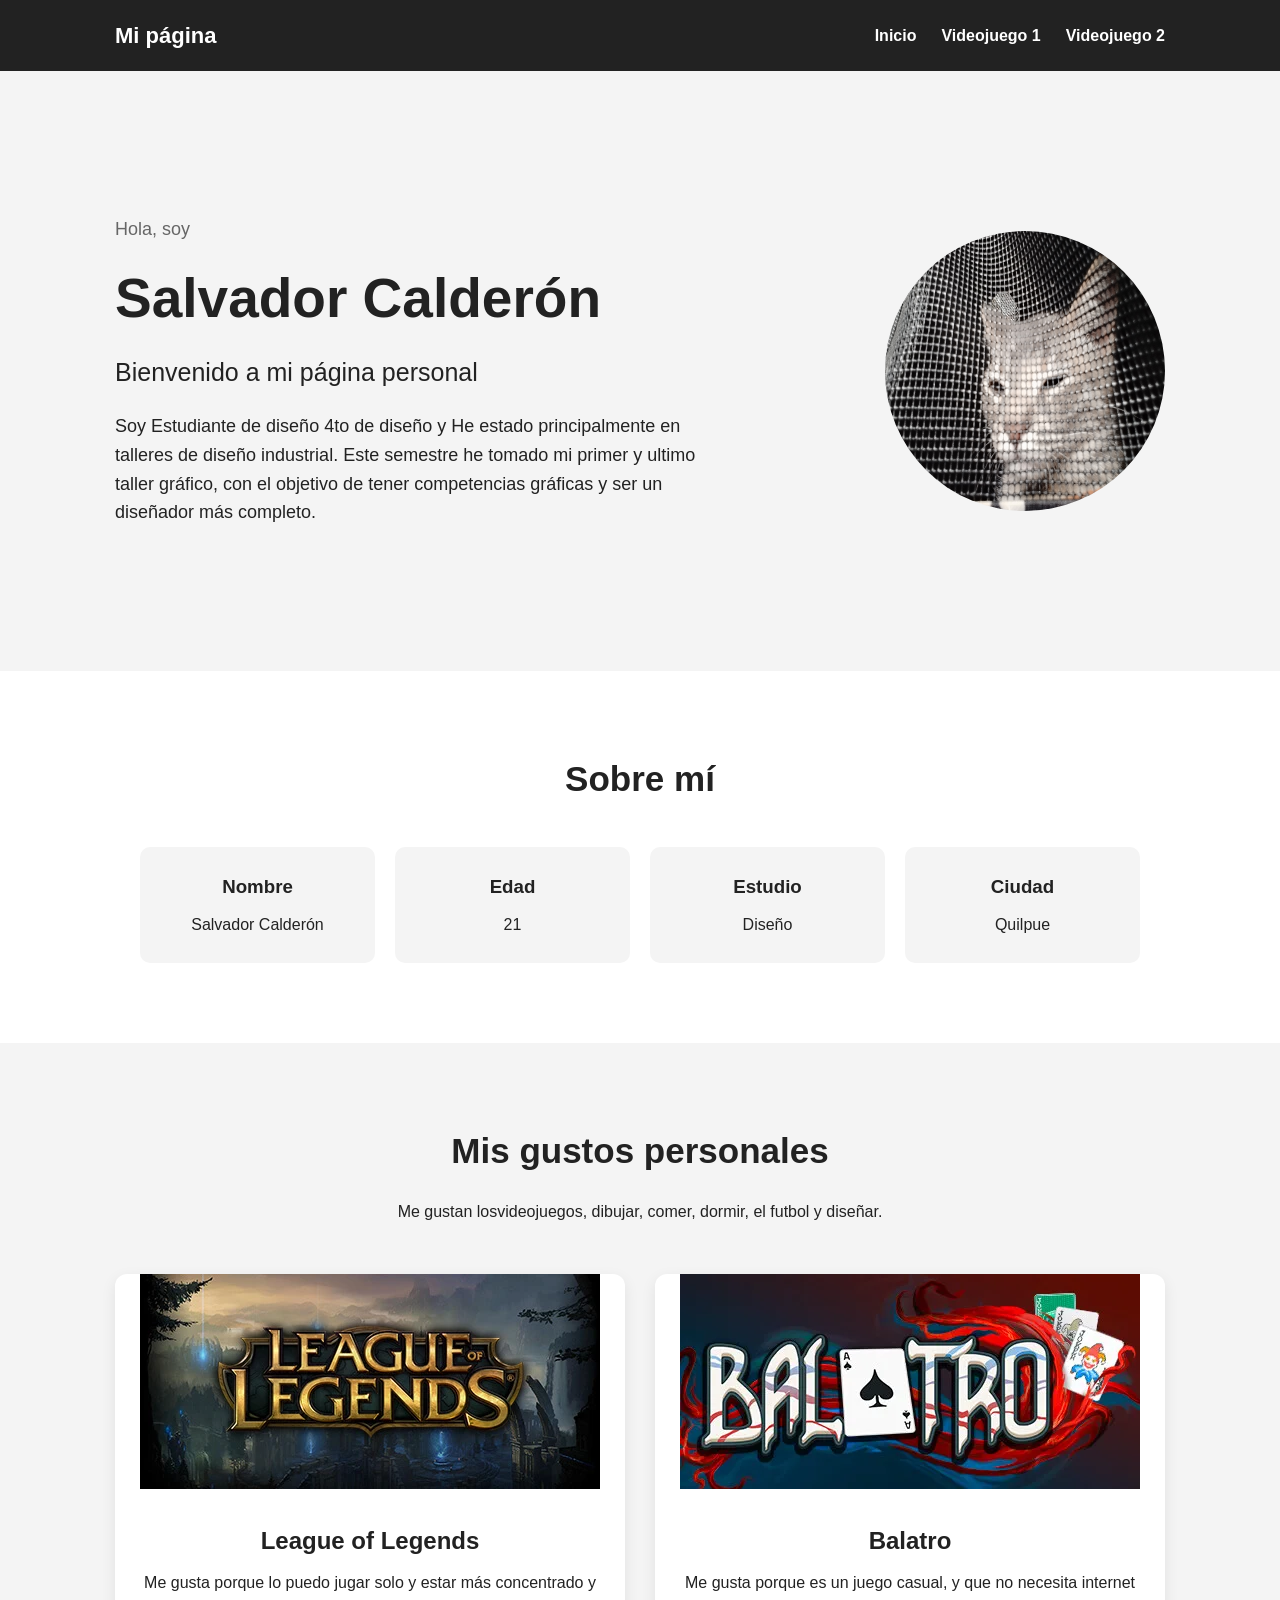
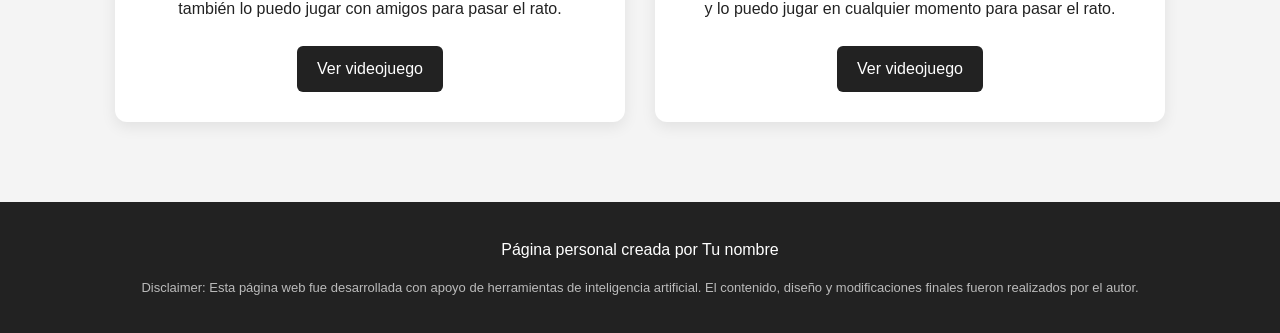
<file: index.html>
<!DOCTYPE html>
<html lang="es">

<head>
    <meta charset="UTF-8">
    <meta name="viewport" content="width=device-width, initial-scale=1.0">
    <title>Mi página personal</title>

    <link rel="stylesheet" href="estilos.css">
</head>

<body>

    <!-- MENÚ DE NAVEGACIÓN -->
    <header>
        <nav>
            <h2>Mi página</h2>

            <ul>
                <li><a href="index.html">Inicio</a></li>
                <li><a href="videojuego1.html">Videojuego 1</a></li>
                <li><a href="videojuego2.html">Videojuego 2</a></li>
            </ul>
        </nav>
    </header>


    <!-- PRESENTACIÓN -->
    <main>

        <section class="presentacion">

            <div class="texto-presentacion">

                <p class="saludo">Hola, soy</p>

                <h1>Salvador Calderón</h1>

                <h2>Bienvenido a mi página personal</h2>

                <p>
                    Soy Estudiante de diseño 4to de diseño y He estado principalmente en talleres de diseño industrial. Este semestre he tomado mi primer y ultimo taller gráfico, con el objetivo de tener competencias gráficas y ser un diseñador más completo.
                </p>

            </div>

              <div class="foto">

    <img src="img/foto1.jpg" alt="Fotografía personal">

              </div>
        </section>


        <!-- DATOS PERSONALES -->
        <section class="sobre-mi">

            <h2>Sobre mí</h2>

            <div class="datos">

                <div class="dato">
                    <h3>Nombre</h3>
                    <p>Salvador Calderón</p>
                </div>

                <div class="dato">
                    <h3>Edad</h3>
                    <p>21</p>
                </div>

                <div class="dato">
                    <h3>Estudio</h3>
                    <p>Diseño</p>
                </div>

                <div class="dato">
                    <h3>Ciudad</h3>
                    <p>Quilpue</p>
                </div>

            </div>

        </section>


        <!-- GUSTOS PERSONALES -->
        <section class="gustos">

            <h2>Mis gustos personales</h2>

            <p>
                Me gustan losvideojuegos, dibujar, comer, dormir, el futbol y diseñar.
            </p>


            <div class="videojuegos">

                <article class="tarjeta">

                    <img src="img/foto2.webp" alt="Imagen del videojuego 1">

                    <h3>League of Legends</h3>

                    <p>
                        Me gusta porque lo puedo jugar solo y estar más concentrado y también lo puedo jugar con amigos para pasar el rato.
                    </p>

                    <a href="videojuego1.html" class="boton">
                        Ver videojuego
                    </a>

                </article>


                <article class="tarjeta">

                    <img src="img/foto3.avif" alt="Imagen del videojuego 2">

                    <h3>Balatro</h3>

                    <p>
                        Me gusta porque es un juego casual, y que no necesita internet y lo puedo jugar en cualquier momento para pasar el rato.
                    </p>

                    <a href="videojuego2.html" class="boton">
                        Ver videojuego
                    </a>

                </article>

            </div>

        </section>

    </main>


    <!-- PIE DE PÁGINA -->
    <footer>

        <p>
            Página personal creada por Tu nombre
        </p>

        <p class="disclaimer">
            Disclaimer: Esta página web fue desarrollada con apoyo de
            herramientas de inteligencia artificial. El contenido, diseño
            y modificaciones finales fueron realizados por el autor.
        </p>

    </footer>

</body>

</html>
</file>
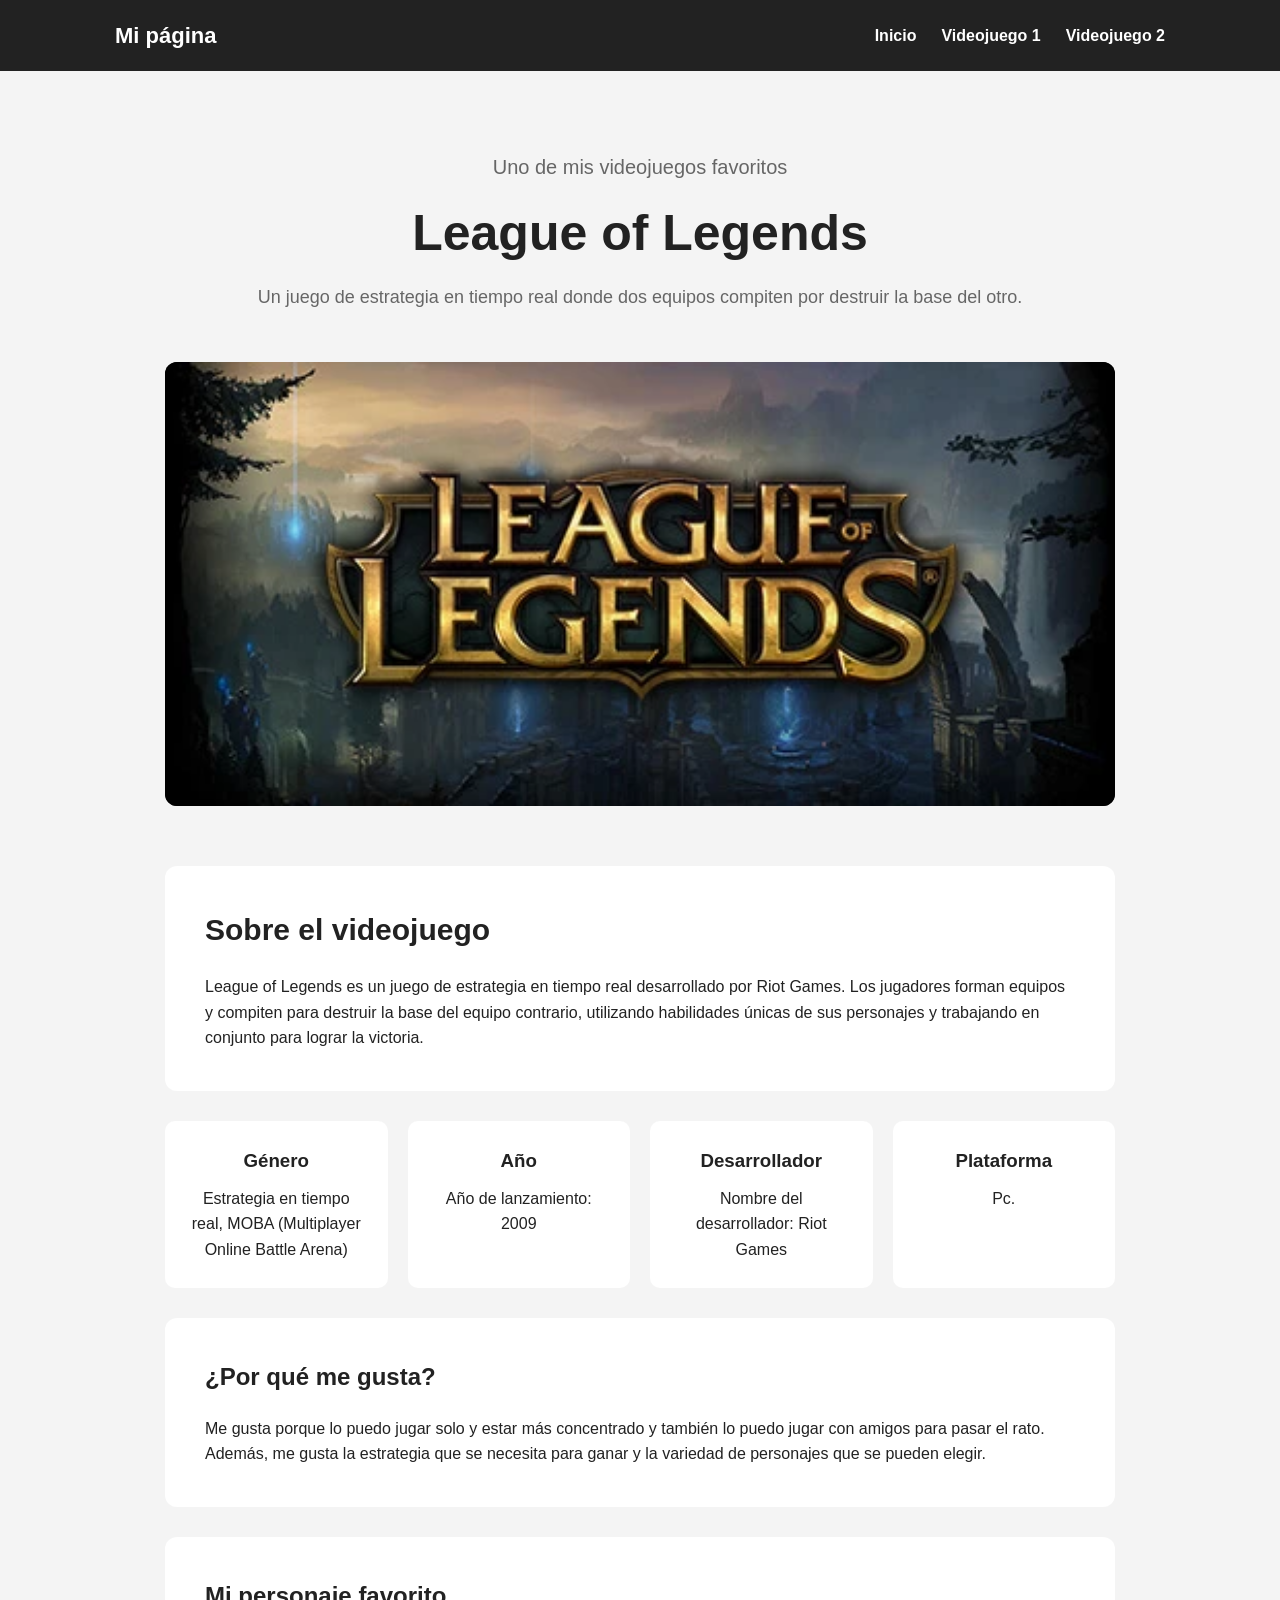
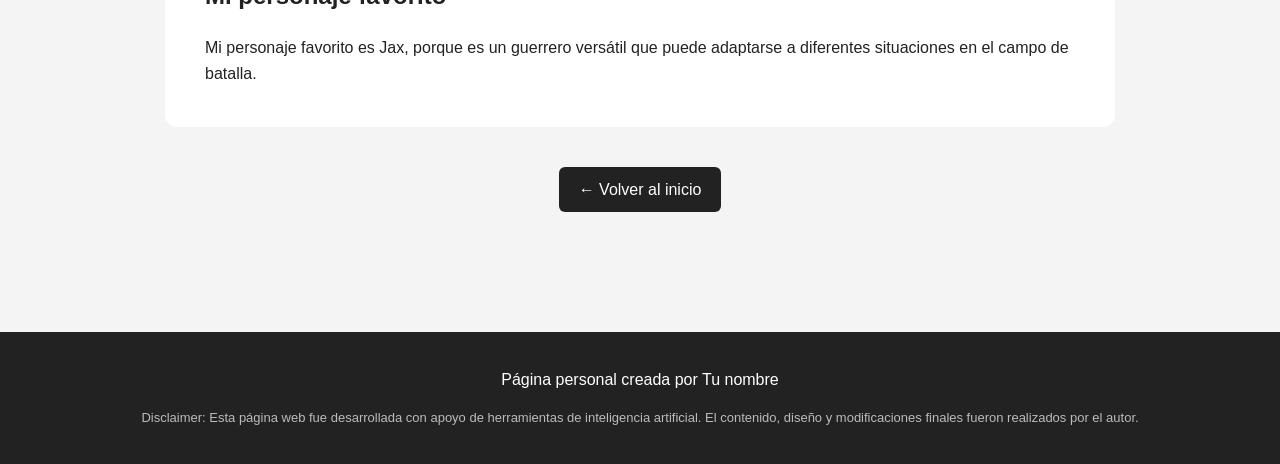
<file: videojuego1.html>
<!DOCTYPE html>
<html lang="es">

<head>

    <meta charset="UTF-8">

    <meta name="viewport" content="width=device-width, initial-scale=1.0">

    <title>Videojuego 1 | Mi página personal</title>

    <link rel="stylesheet" href="estilos.css">

</head>


<body>


    <!-- MENÚ DE NAVEGACIÓN -->

    <header>

        <nav>

            <h2>Mi página</h2>

            <ul>

                <li>
                    <a href="index.html">Inicio</a>
                </li>

                <li>
                    <a href="videojuego1.html">Videojuego 1</a>
                </li>

                <li>
                    <a href="videojuego2.html">Videojuego 2</a>
                </li>

            </ul>

        </nav>

    </header>


    <!-- CONTENIDO DEL VIDEOJUEGO -->

    <main>

        <section class="pagina-juego">


            <!-- TÍTULO -->

            <div class="titulo-juego">

                <p class="saludo">
                    Uno de mis videojuegos favoritos
                </p>

                <h1>
                    League of Legends
                </h1>

                <p>
                    Un juego de estrategia en tiempo real donde dos equipos compiten por destruir la base del otro.
                </p>

            </div>


            <!-- IMAGEN PRINCIPAL -->

            <div class="portada-juego">

                <img
                    src="img/foto2.webp"
                    alt="Imagen de videojuego 1"
                >

            </div>


            <!-- INFORMACIÓN -->

            <section class="informacion-juego">

                <h2>Sobre el videojuego</h2>

                <p>
                    League of Legends es un juego de estrategia en tiempo real desarrollado por Riot Games. Los jugadores forman equipos y compiten para destruir la base del equipo contrario, utilizando habilidades únicas de sus personajes y trabajando en conjunto para lograr la victoria.
                </p>

            </section>


            <!-- DATOS DEL JUEGO -->

            <section class="datos-juego">

                <div class="dato-juego">

                    <h3>Género</h3>

                    <p>
                        Estrategia en tiempo real, MOBA (Multiplayer Online Battle Arena)
                    </p>

                </div>


                <div class="dato-juego">

                    <h3>Año</h3>

                    <p>
                        Año de lanzamiento: 2009
                    </p>

                </div>


                <div class="dato-juego">

                    <h3>Desarrollador</h3>

                    <p>
                        Nombre del desarrollador: Riot Games
                    </p>

                </div>


                <div class="dato-juego">

                    <h3>Plataforma</h3>

                    <p>
                        Pc.
                    </p>

                </div>

            </section>


            <!-- POR QUÉ ME GUSTA -->

            <section class="por-que-me-gusta">

                <h2>¿Por qué me gusta?</h2>

                <p>
                    Me gusta porque lo puedo jugar solo y estar más concentrado y también lo puedo jugar con amigos para pasar el rato. Además, me gusta la estrategia que se necesita para ganar y la variedad de personajes que se pueden elegir.
                </p>

            </section>


            <!-- PERSONAJE FAVORITO -->

            <section class="personaje-favorito">

                <h2>Mi personaje favorito</h2>

                <p>
                    Mi personaje favorito es Jax, porque es un guerrero versátil que puede adaptarse a diferentes situaciones en el campo de batalla.
                </p>

            </section>


            <!-- VOLVER -->

            <div class="volver">

                <a href="index.html" class="boton">
                    ← Volver al inicio
                </a>

            </div>


        </section>

    </main>


    <!-- PIE DE PÁGINA -->

    <footer>

        <p>
            Página personal creada por Tu nombre
        </p>

        <p class="disclaimer">

            Disclaimer: Esta página web fue desarrollada con apoyo de
            herramientas de inteligencia artificial. El contenido, diseño
            y modificaciones finales fueron realizados por el autor.

        </p>

    </footer>


</body>

</html>
</file>
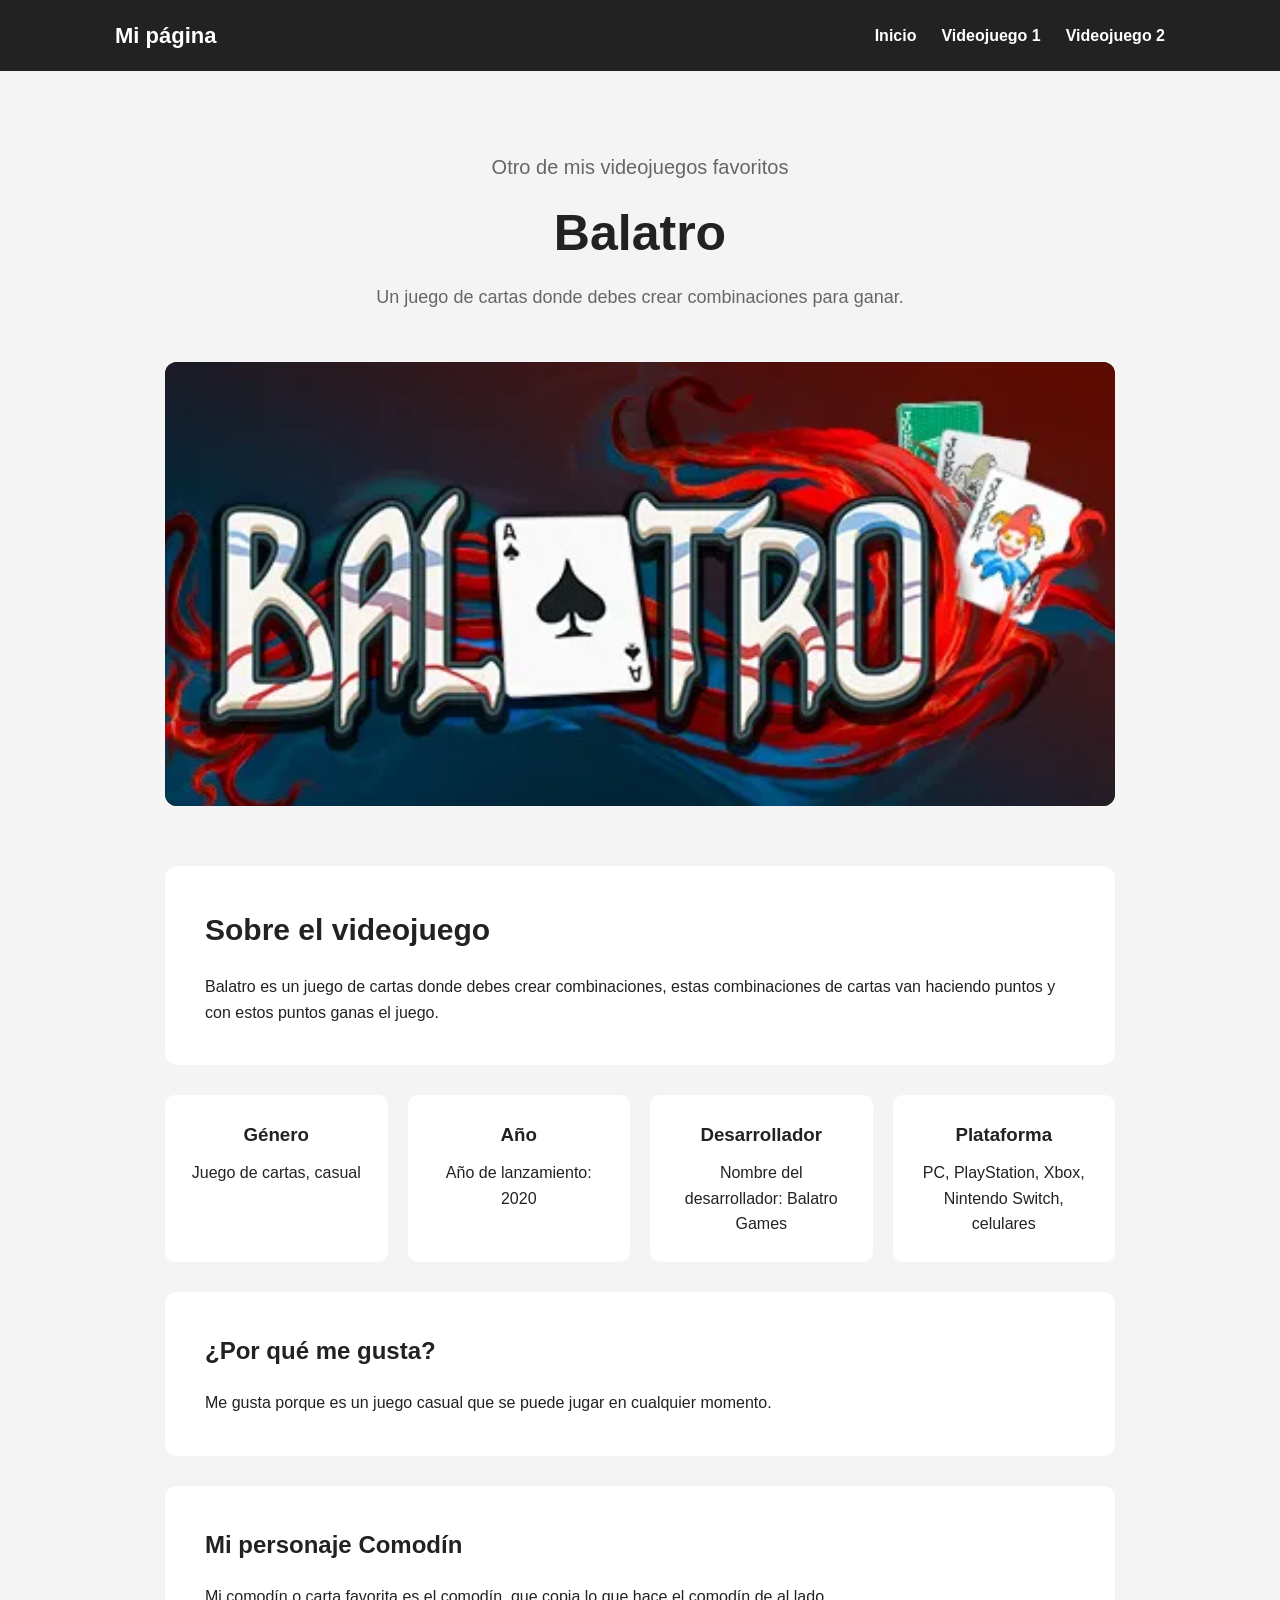
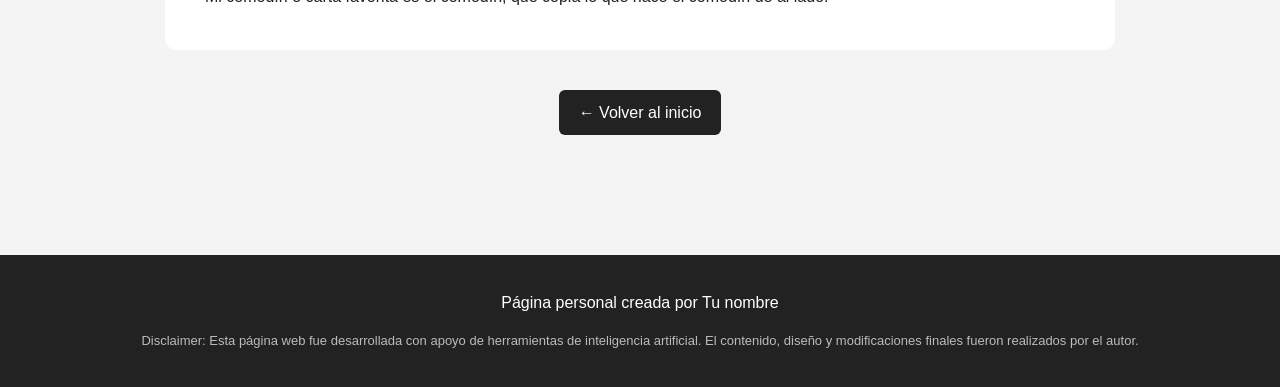
<file: videojuego2.html>
<!DOCTYPE html>
<html lang="es">

<head>

    <meta charset="UTF-8">

    <meta name="viewport" content="width=device-width, initial-scale=1.0">

    <title>Videojuego 2 | Mi página personal</title>

    <link rel="stylesheet" href="estilos.css">

</head>


<body>


    <!-- MENÚ -->

    <header>

        <nav>

            <h2>Mi página</h2>

            <ul>

                <li>
                    <a href="index.html">Inicio</a>
                </li>

                <li>
                    <a href="videojuego1.html">Videojuego 1</a>
                </li>

                <li>
                    <a href="videojuego2.html">Videojuego 2</a>
                </li>

            </ul>

        </nav>

    </header>


    <!-- CONTENIDO -->

    <main>

        <section class="pagina-juego">


            <div class="titulo-juego">

                <p class="saludo">
                    Otro de mis videojuegos favoritos
                </p>

                <h1>
                    Balatro
                </h1>

                <p>
                    Un juego de cartas donde debes crear combinaciones para ganar.
                </p>

            </div>


            <!-- IMAGEN -->

            <div class="portada-juego">

                <img
                    src="img/foto3.avif"
                    alt="Imagen de videojuego 2"
                >

            </div>


            <!-- INFORMACIÓN -->

            <section class="informacion-juego">

                <h2>Sobre el videojuego</h2>

                <p>
                    Balatro es un juego de cartas donde debes crear combinaciones, estas combinaciones de cartas van haciendo puntos y con estos puntos ganas el juego.
                </p>

            </section>


            <!-- DATOS -->

            <section class="datos-juego">

                <div class="dato-juego">

                    <h3>Género</h3>

                    <p>
                        Juego de cartas, casual
                    </p>

                </div>


                <div class="dato-juego">

                    <h3>Año</h3>

                    <p>
                        Año de lanzamiento: 2020
                    </p>

                </div>


                <div class="dato-juego">

                    <h3>Desarrollador</h3>

                    <p>
                        Nombre del desarrollador: Balatro Games
                    </p>

                </div>


                <div class="dato-juego">

                    <h3>Plataforma</h3>

                    <p>
                        PC, PlayStation, Xbox, Nintendo Switch, celulares
                    </p>

                </div>

            </section>


            <!-- POR QUÉ ME GUSTA -->

            <section class="por-que-me-gusta">

                <h2>¿Por qué me gusta?</h2>

                <p>
                    Me gusta porque es un juego casual que se puede jugar en cualquier momento.
                </p>

            </section>


            <!-- PERSONAJE -->

            <section class="personaje-favorito">

                <h2>Mi personaje Comodín</h2>

                <p>
                    Mi comodín o carta favorita es el comodín, que copia lo que hace el comodín de al lado.
                </p>

            </section>


            <!-- VOLVER -->

            <div class="volver">

                <a href="index.html" class="boton">
                    ← Volver al inicio
                </a>

            </div>


        </section>

    </main>


    <!-- PIE DE PÁGINA -->

    <footer>

        <p>
            Página personal creada por Tu nombre
        </p>

        <p class="disclaimer">

            Disclaimer: Esta página web fue desarrollada con apoyo de
            herramientas de inteligencia artificial. El contenido, diseño
            y modificaciones finales fueron realizados por el autor.

        </p>

    </footer>


</body>

</html>
</file>
<file: estilos.css>
/* CONFIGURACIÓN GENERAL */

* {
    margin: 0;
    padding: 0;
    box-sizing: border-box;
}

body {
    font-family: Arial, sans-serif;
    background-color: #f4f4f4;
    color: #222;
    line-height: 1.6;
}


/* MENÚ */

header {
    background-color: #222;
    color: white;
    position: sticky;
    top: 0;
    z-index: 1000;
}

nav {
    max-width: 1100px;
    margin: auto;
    padding: 18px 25px;

    display: flex;
    justify-content: space-between;
    align-items: center;
}

nav h2 {
    font-size: 22px;
}

nav ul {
    list-style: none;

    display: flex;
    gap: 25px;
}

nav a {
    color: white;
    text-decoration: none;
    font-weight: bold;
}

nav a:hover {
    color: #cccccc;
}


/* PRESENTACIÓN */

.presentacion {
    max-width: 1100px;
    margin: auto;
    padding: 100px 25px;

    display: flex;
    justify-content: space-between;
    align-items: center;
    gap: 60px;

    min-height: 600px;
}

.texto-presentacion {
    max-width: 600px;
}

.saludo {
    font-size: 20px;
    color: #666;
}

.texto-presentacion h1 {
    font-size: 55px;
    margin: 10px 0;
}

.texto-presentacion h2 {
    font-size: 25px;
    margin-bottom: 20px;
    font-weight: normal;
}

.texto-presentacion p {
    font-size: 18px;
}


/* FOTO */

.foto {
    display: flex;
    justify-content: center;
    align-items: center;
}

.foto img {
    width: 280px;
    height: 280px;

    border-radius: 50%;

    background-color: #ddd;

    display: flex;
    justify-content: center;
    align-items: center;

    color: #777;
    font-weight: bold;
}

/* SOBRE MÍ */

.sobre-mi {
    background-color: white;
    padding: 80px 25px;
    text-align: center;
}

.sobre-mi h2 {
    font-size: 35px;
    margin-bottom: 40px;
}

.datos {
    max-width: 1000px;
    margin: auto;

    display: grid;
    grid-template-columns: repeat(4, 1fr);
    gap: 20px;
}

.dato {
    padding: 25px;
    background-color: #f4f4f4;
    border-radius: 10px;
}

.dato h3 {
    margin-bottom: 10px;
}


/* GUSTOS */

.gustos {
    max-width: 1100px;
    margin: auto;
    padding: 80px 25px;
    text-align: center;
}

.gustos h2 {
    font-size: 35px;
    margin-bottom: 20px;
}

.gustos > p {
    max-width: 700px;
    margin: 0 auto 50px;
}


/* TARJETAS DE VIDEOJUEGOS */

.videojuegos {
    display: grid;
    grid-template-columns: repeat(2, 1fr);
    gap: 30px;
}

.tarjeta {
    background-color: white;
    border-radius: 12px;
    overflow: hidden;

    padding-bottom: 30px;

    box-shadow: 0 5px 15px rgba(0, 0, 0, 0.08);
}

.imagen-juego {
    width: 100%;
    aspect-ratio: 16 / 9;

    overflow: hidden;

    background-color: #222;
}

.imagen-juego img {
    width: 100%;
    height: 100%;

    object-fit: cover;
    display: block;
}

.tarjeta h3 {
    font-size: 24px;
    margin: 25px 20px 10px;
}

.tarjeta p {
    margin: 0 25px 25px;
}


/* BOTONES */

.boton {
    display: inline-block;

    background-color: #222;
    color: white;

    padding: 10px 20px;

    border-radius: 6px;

    text-decoration: none;
}

.boton:hover {
    background-color: #444;
}


/* PIE DE PÁGINA */

footer {
    background-color: #222;
    color: white;

    text-align: center;

    padding: 35px 20px;
}

.disclaimer {
    margin-top: 15px;
    font-size: 13px;
    color: #bbb;
}


/* ADAPTACIÓN PARA CELULARES */

@media (max-width: 700px) {

    nav {
        flex-direction: column;
        gap: 15px;
    }

    nav ul {
        gap: 15px;
    }

    .presentacion {
        flex-direction: column;
        text-align: center;
        padding: 70px 25px;
    }

    .texto-presentacion h1 {
        font-size: 40px;
    }

    .datos {
        grid-template-columns: 1fr 1fr;
    }

    .videojuegos {
        grid-template-columns: 1fr;
    }

}

.pagina-juego {
    max-width: 1000px;
    margin: auto;
    padding: 80px 25px;
}


/* TÍTULO */

.titulo-juego {
    text-align: center;
    margin-bottom: 50px;
}

.titulo-juego h1 {
    font-size: 50px;
    margin: 10px 0;
}

.titulo-juego p:last-child {
    font-size: 18px;
    color: #666;
}


/* IMAGEN PRINCIPAL */

.portada-juego {
    width: 100%;
    max-height: 500px;

    background-color: #222;

    border-radius: 12px;

    overflow: hidden;

    display: flex;
    justify-content: center;
    align-items: center;

    margin-bottom: 60px;
}

.portada-juego img {
    width: 100%;
    max-height: 500px;

    object-fit: contain;

    display: block;
}


/* INFORMACIÓN */

.informacion-juego {
    background-color: white;

    padding: 40px;

    border-radius: 12px;

    margin-bottom: 30px;
}

.informacion-juego h2 {
    font-size: 30px;

    margin-bottom: 20px;
}


/* DATOS */

.datos-juego {
    display: grid;

    grid-template-columns: repeat(4, 1fr);

    gap: 20px;

    margin-bottom: 30px;
}

.dato-juego {
    background-color: white;

    padding: 25px;

    border-radius: 10px;

    text-align: center;
}

.dato-juego h3 {
    margin-bottom: 10px;
}


/* POR QUÉ ME GUSTA */

.por-que-me-gusta {
    background-color: white;

    padding: 40px;

    border-radius: 12px;

    margin-bottom: 30px;
}

.por-que-me-gusta h2 {
    margin-bottom: 20px;
}


/* PERSONAJE */

.personaje-favorito {
    background-color: white;

    padding: 40px;

    border-radius: 12px;

    margin-bottom: 40px;
}

.personaje-favorito h2 {
    margin-bottom: 20px;
}


/* BOTÓN VOLVER */

.volver {
    text-align: center;

    margin: 40px 0;
}


/* CELULARES */

@media (max-width: 700px) {

    .titulo-juego h1 {
        font-size: 35px;
    }

    .datos-juego {
        grid-template-columns: 1fr 1fr;
    }

    .informacion-juego,
    .por-que-me-gusta,
    .personaje-favorito {
        padding: 25px;
    }

}
</file>
